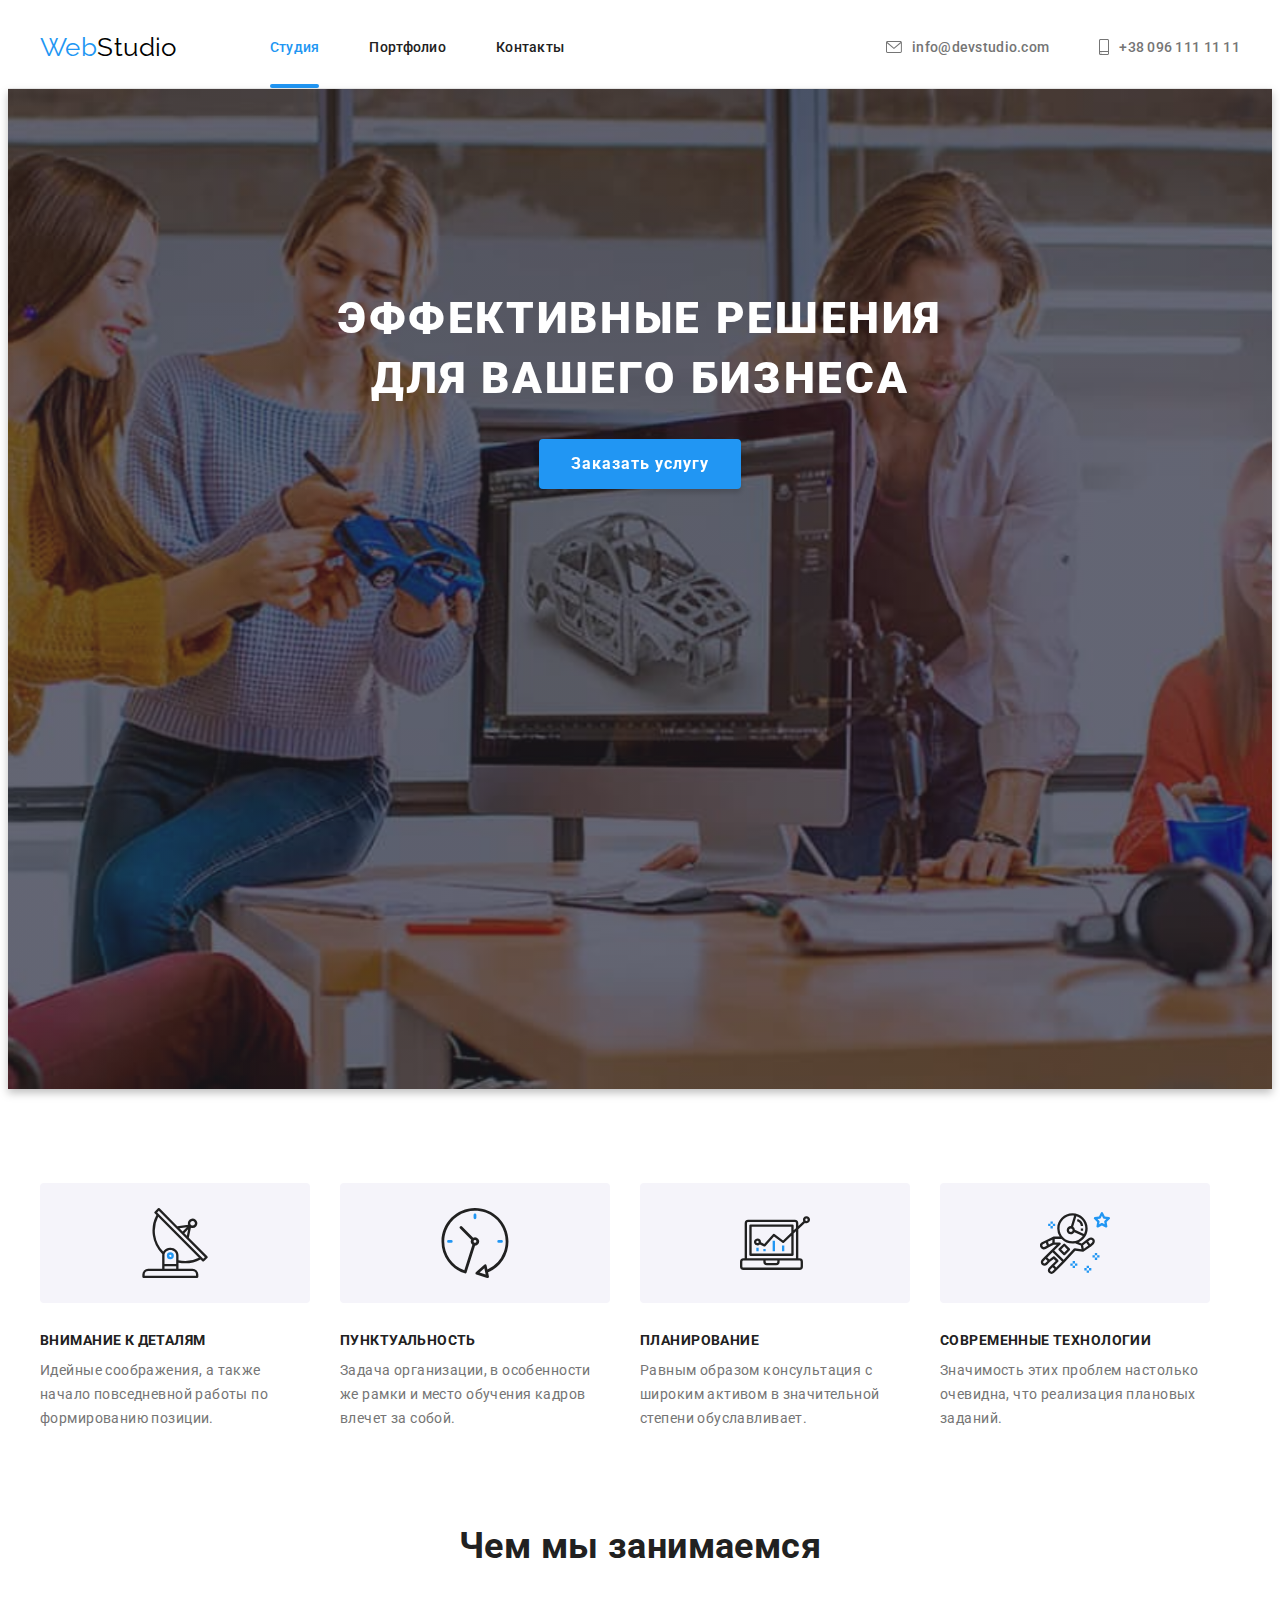
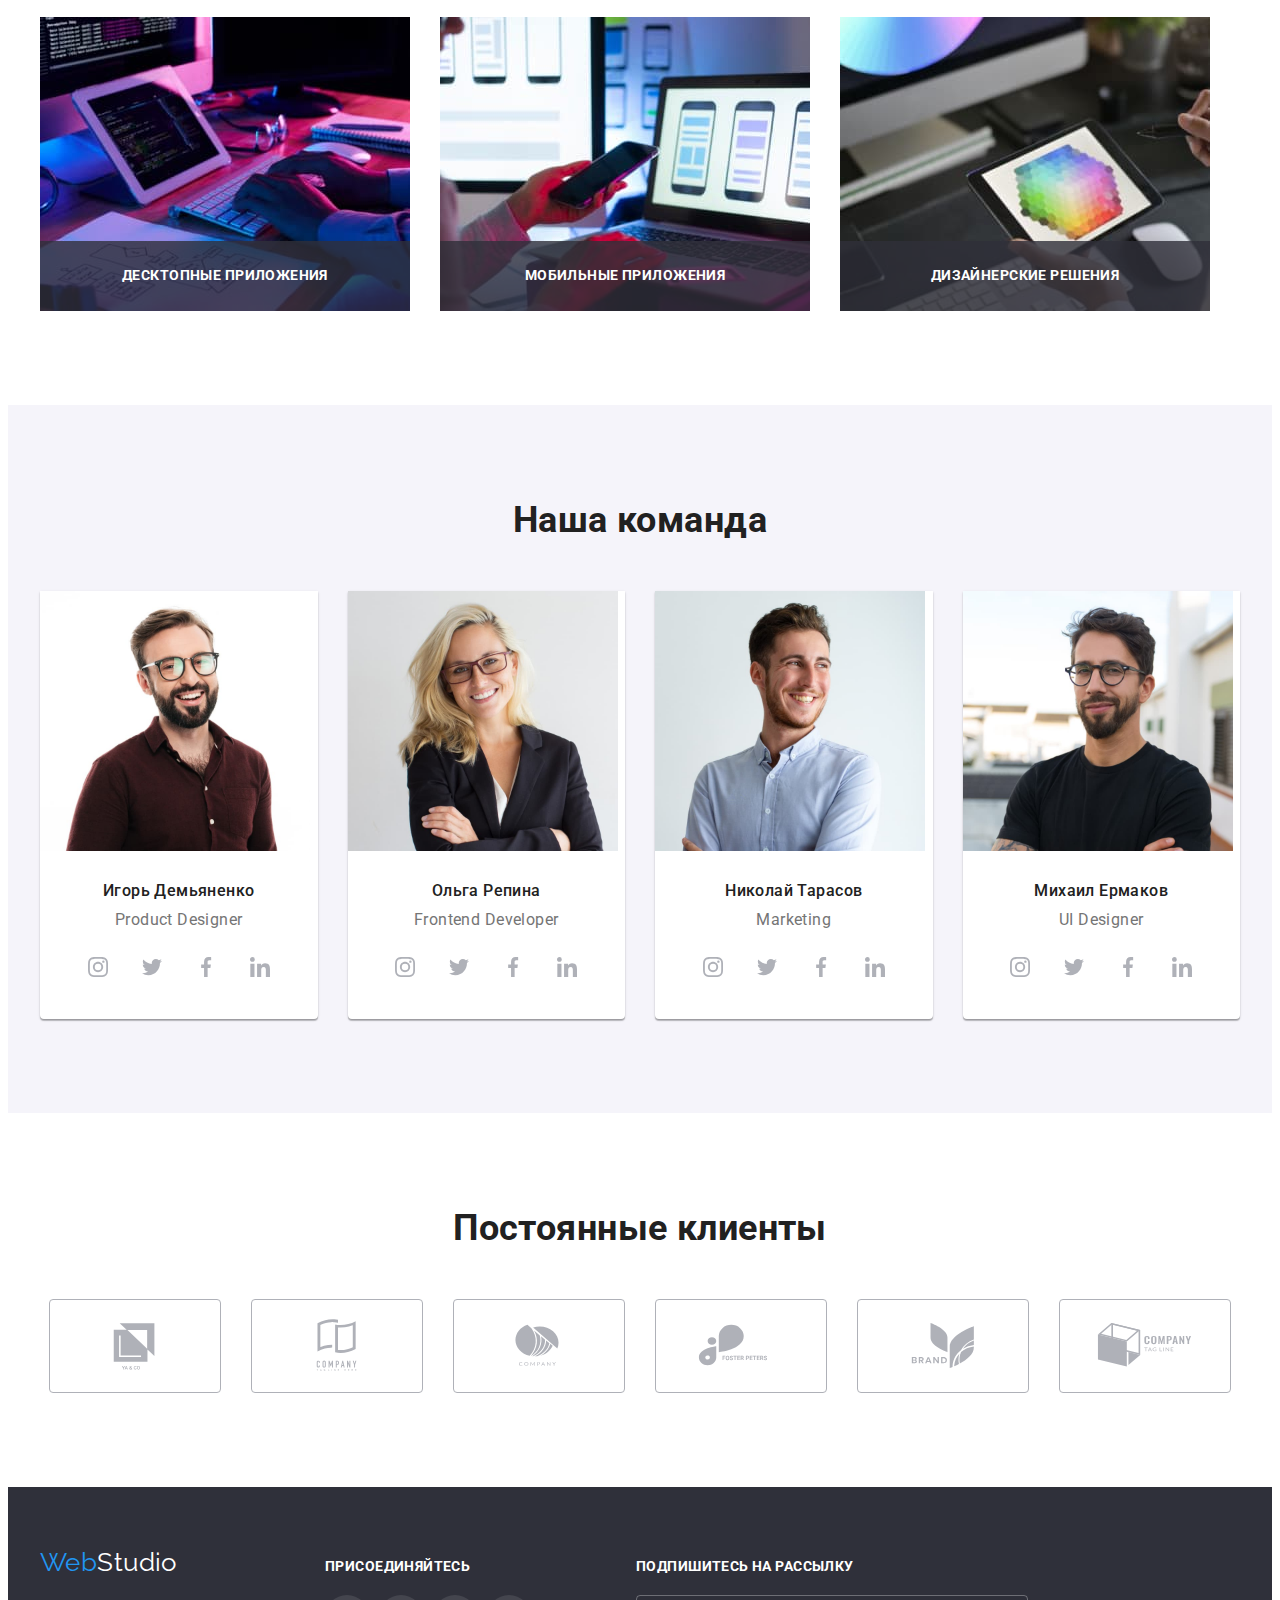
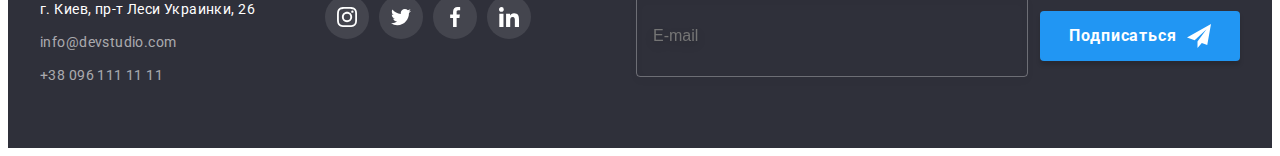
<file: index.html>
<!DOCTYPE html>
<html lang="ru">
  <head>
    <meta charset="UTF-8" />
    <meta http-equiv="X-UA-Compatible" content="IE=edge" />
    <meta name="viewport" content="width=device-width, initial-scale=1.0" />
    <title>WebStudio</title>
    <link rel="preconnect" href="https://fonts.googleapis.com" />
    <link rel="preconnect" href="https://fonts.gstatic.com" crossorigin />
    <link
      href="https://fonts.googleapis.com/css2?family=Raleway:wght@700&family=Roboto:wght@400;500;700;900&display=swap"
      rel="stylesheet"
    />
    <link
      rel="stylesheet"
      href="https://cdnjs.cloudflare.com/ajax/libs/modern-normalize/1.1.0/modern-normalize.min.css"
      integrity="sha512-wpPYUAdjBVSE4KJnH1VR1HeZfpl1ub8YT/NKx4PuQ5NmX2tKuGu6U/JRp5y+Y8XG2tV+wKQpNHVUX03MfMFn9Q=="
      crossorigin="anonymous"
      referrerpolicy="no-referrer"
    />
    <link rel="stylesheet" href="./css/styles.css" />
  </head>
  <body>
    <!-- Шапка -->
    <header class="header">
      <div class="container main">
        <nav class="main-nav">
          <a href="./index.html" class="header-logo"><span class="logo-part">Web</span>Studio</a>
          <ul class="header-nav list">
            <li class="item"><a href="./index.html" class="link current">Студия</a></li>
            <li class="item"><a href="./portfolio.html" class="link">Портфолио</a></li>
            <li class="item"><a href="" class="link">Контакты</a></li>
          </ul>
        </nav>
        <ul class="header-contacts list">
          <li class="item">
            <a href="mailto:info@devstudio.com" class="link">
              <svg class="header-icon" width="16" height="12">
                <use href="./images/icons.svg#icon-envelope"></use></svg
              >info@devstudio.com</a
            >
          </li>
          <li class="item">
            <a href="tel:+380961111111" class="link"
              ><svg class="header-icon" width="10" height="16">
                <use href="./images/icons.svg#icon-smartphone"></use></svg
              >+38 096 111 11 11</a
            >
          </li>
        </ul>
      </div>
    </header>
    <main>
      <!-- Герой -->
      <section class="hero">
        <div class="container">
          <h1 class="hero-title">Эффективные решения для вашего бизнеса</h1>
          <button type="button" class="button-primary" data-modal-open>Заказать услугу</button>
        </div>
      </section>
      <!-- Преимущества -->
      <section class="section">
        <div class="container">
          <h2 class="visually-hidden">Преимущества</h2>
          <ul class="feature-list list">
            <li class="item">
              <div class="features-icon-box">
                <svg class="features-icon" width="70" height="70">
                  <use href="./images/icons.svg#icon-antenna"></use>
                </svg>
              </div>
              <h3 class="title">Внимание к деталям</h3>
              <p>
                Идейные соображения, а также начало повседневной работы по формированию позиции.
              </p>
            </li>
            <li class="item">
              <div class="features-icon-box">
                <svg class="features-icon" width="70" height="70">
                  <use href="./images/icons.svg#icon-clock"></use>
                </svg>
              </div>
              <h3 class="title">Пунктуальность</h3>
              <p>
                Задача организации, в особенности же рамки и место обучения кадров влечет за собой.
              </p>
            </li>
            <li class="item">
              <div class="features-icon-box">
                <svg class="features-icon" width="70" height="70">
                  <use href="./images/icons.svg#icon-diagram"></use>
                </svg>
              </div>
              <h3 class="title">Планирование</h3>
              <p>
                Равным образом консультация с широким активом в значительной степени обуславливает.
              </p>
            </li>
            <li class="item">
              <div class="features-icon-box">
                <svg class="features-icon" width="70" height="70">
                  <use href="./images/icons.svg#icon-astronaut"></use>
                </svg>
              </div>
              <h3 class="title">Современные технологии</h3>
              <p>Значимость этих проблем настолько очевидна, что реализация плановых заданий.</p>
            </li>
          </ul>
        </div>
      </section>
      <!-- Чем мы занимаемся -->
      <section class="section work">
        <div class="container">
          <h2 class="section-title">Чем мы занимаемся</h2>
          <ul class="work-list list">
            <li class="item">
              <div class="work-desc">
                <img src="./images/img1.jpg" alt="вёрстка" width="370" />
                <p class="work-desc-text">Десктопные приложения</p>
              </div>
            </li>
            <li class="item">
              <div class="work-desc">
                <img src="./images/img2.jpg" alt="дизайн" width="370" />
                <p class="work-desc-text">Мобильные приложения</p>
              </div>
            </li>
            <li class="item">
              <div class="work-desc">
                <img src="./images/img3.jpg" alt="внешнее оформление" width="370" />
                <p class="work-desc-text">Дизайнерские решения</p>
              </div>
            </li>
          </ul>
        </div>
      </section>
      <!-- Наша команда -->
      <section class="section team">
        <div class="container">
          <h2 class="section-title">Наша команда</h2>
          <ul class="team-list list">
            <li class="item">
              <img src="./images/photo1.jpg" alt="Игорь Демьяненко" width="270" />
              <div class="employee">
                <h3 class="title">Игорь Демьяненко</h3>
                <p>Product Designer</p>
                <ul class="sn-list list">
                  <li>
                    <a href="#" class="sn-link"
                      ><svg class="team-icon" width="20" height="20">
                        <use href="./images/icons.svg#icon-instagram"></use></svg
                    ></a>
                  </li>
                  <li>
                    <a href="#" class="sn-link"
                      ><svg class="team-icon" width="20" height="20">
                        <use href="./images/icons.svg#icon-twitter"></use></svg
                    ></a>
                  </li>
                  <li>
                    <a href="#" class="sn-link"
                      ><svg class="team-icon" width="20" height="20">
                        <use href="./images/icons.svg#icon-facebook"></use></svg
                    ></a>
                  </li>
                  <li>
                    <a href="#" class="sn-link"
                      ><svg class="team-icon" width="20" height="20">
                        <use href="./images/icons.svg#icon-linkedin"></use></svg
                    ></a>
                  </li>
                </ul>
              </div>
            </li>
            <li class="item">
              <img src="./images/photo2.jpg" alt="Ольга Репина" width="270" />
              <div class="employee">
                <h3 class="title">Ольга Репина</h3>
                <p>Frontend Developer</p>
                <ul class="sn-list list">
                  <li>
                    <a href="#" class="sn-link"
                      ><svg class="team-icon" width="20" height="20">
                        <use href="./images/icons.svg#icon-instagram"></use></svg
                    ></a>
                  </li>
                  <li>
                    <a href="#" class="sn-link"
                      ><svg class="team-icon" width="20" height="20">
                        <use href="./images/icons.svg#icon-twitter"></use></svg
                    ></a>
                  </li>
                  <li>
                    <a href="#" class="sn-link"
                      ><svg class="team-icon" width="20" height="20">
                        <use href="./images/icons.svg#icon-facebook"></use></svg
                    ></a>
                  </li>
                  <li>
                    <a href="#" class="sn-link"
                      ><svg class="team-icon" width="20" height="20">
                        <use href="./images/icons.svg#icon-linkedin"></use></svg
                    ></a>
                  </li>
                </ul>
              </div>
            </li>
            <li class="item">
              <img src="./images/photo3.jpg" alt="Николай Тарасов" width="270" />
              <div class="employee">
                <h3 class="title">Николай Тарасов</h3>
                <p>Marketing</p>
                <ul class="sn-list list">
                  <li>
                    <a href="#" class="sn-link"
                      ><svg class="team-icon" width="20" height="20">
                        <use href="./images/icons.svg#icon-instagram"></use></svg
                    ></a>
                  </li>
                  <li>
                    <a href="#" class="sn-link"
                      ><svg class="team-icon" width="20" height="20">
                        <use href="./images/icons.svg#icon-twitter"></use></svg
                    ></a>
                  </li>
                  <li>
                    <a href="#" class="sn-link"
                      ><svg class="team-icon" width="20" height="20">
                        <use href="./images/icons.svg#icon-facebook"></use></svg
                    ></a>
                  </li>
                  <li>
                    <a href="#" class="sn-link"
                      ><svg class="team-icon" width="20" height="20">
                        <use href="./images/icons.svg#icon-linkedin"></use></svg
                    ></a>
                  </li>
                </ul>
              </div>
            </li>
            <li class="item">
              <img src="./images/photo4.jpg" alt="Михаил Ермаков" width="270" />
              <div class="employee">
                <h3 class="title">Михаил Ермаков</h3>
                <p>UI Designer</p>
                <ul class="sn-list list">
                  <li>
                    <a href="#" class="sn-link"
                      ><svg class="team-icon" width="20" height="20">
                        <use href="./images/icons.svg#icon-instagram"></use></svg
                    ></a>
                  </li>
                  <li>
                    <a href="#" class="sn-link"
                      ><svg class="team-icon" width="20" height="20">
                        <use href="./images/icons.svg#icon-twitter"></use></svg
                    ></a>
                  </li>
                  <li>
                    <a href="#" class="sn-link"
                      ><svg class="team-icon" width="20" height="20">
                        <use href="./images/icons.svg#icon-facebook"></use></svg
                    ></a>
                  </li>
                  <li>
                    <a href="#" class="sn-link"
                      ><svg class="team-icon" width="20" height="20">
                        <use href="./images/icons.svg#icon-linkedin"></use></svg
                    ></a>
                  </li>
                </ul>
              </div>
            </li>
          </ul>
        </div>
      </section>
      <section class="section">
        <div class="container">
          <h2 class="section-title">Постоянные клиенты</h2>
          <ul class="clients-list list">
            <li class="clients-list-item">
              <a href="#" class="clients-link"
                ><svg class="clients-icon" width="106" height="60">
                  <use href="./images/icons.svg#icon-client1"></use></svg
              ></a>
            </li>
            <li class="clients-list-item">
              <a href="#" class="clients-link"
                ><svg class="clients-icon" width="106" height="60">
                  <use href="./images/icons.svg#icon-client2"></use></svg
              ></a>
            </li>
            <li class="clients-list-item">
              <a href="#" class="clients-link"
                ><svg class="clients-icon" width="106" height="60">
                  <use href="./images/icons.svg#icon-client3"></use></svg
              ></a>
            </li>
            <li class="clients-list-item">
              <a href="#" class="clients-link"
                ><svg class="clients-icon" width="106" height="60">
                  <use href="./images/icons.svg#icon-client4"></use></svg
              ></a>
            </li>
            <li class="clients-list-item">
              <a href="#" class="clients-link"
                ><svg class="clients-icon" width="106" height="60">
                  <use href="./images/icons.svg#icon-client5"></use></svg
              ></a>
            </li>
            <li class="clients-list-item">
              <a href="#" class="clients-link"
                ><svg class="clients-icon" width="106" height="60">
                  <use href="./images/icons.svg#icon-client6"></use></svg
              ></a>
            </li>
          </ul>
        </div>
      </section>
    </main>
    <!-- Подвал -->
    <footer class="footer">
      <div class="container footer-full">
        <div>
          <a href="./index.html" class="footer-logo"><span class="logo-part">Web</span>Studio</a>
          <address class="address">
            <ul class="list">
              <li class="item">
                <a
                  href="https://goo.gl/maps/SSPjzbEgwxRzzAgQ6"
                  target="_blank"
                  rel="noopener noreferrer nofollow"
                  class="address-map"
                  >г. Киев, пр-т Леси Украинки, 26</a
                >
              </li>
              <li class="item">
                <a href="mailto:info@devstudio.com" class="footer-contacts">info@devstudio.com</a>
              </li>
              <li class="item">
                <a href="tel:+380961111111" class="footer-contacts">+38 096 111 11 11</a>
              </li>
            </ul>
          </address>
        </div>

        <div class="join">
          <b class="join-title">Присоединяйтесь</b>
          <ul class="join-list list">
            <li>
              <a href="#" class="join-link"
                ><svg class="join-icon" width="20" height="20">
                  <use href="./images/icons.svg#icon-instagram"></use></svg
              ></a>
            </li>
            <li>
              <a href="#" class="join-link"
                ><svg class="join-icon" width="20" height="20">
                  <use href="./images/icons.svg#icon-twitter"></use></svg
              ></a>
            </li>
            <li>
              <a href="#" class="join-link"
                ><svg class="join-icon" width="20" height="20">
                  <use href="./images/icons.svg#icon-facebook"></use></svg
              ></a>
            </li>
            <li>
              <a href="#" class="join-link"
                ><svg class="join-icon" width="20" height="20">
                  <use href="./images/icons.svg#icon-linkedin"></use></svg
              ></a>
            </li>
          </ul>
        </div>
        
          <div class="subscribe-box">
            <b class="subscribe-title">Подпишитесь на рассылку</b>
            <form class="subscribe-form">
            <input type="email" class="subscribe-input" name="email" placeholder="E-mail" required />
            <button type="submit" class="submit-button button">
              <span>Подписаться</span>
              <svg class="subscribe-icon" width="24" height="24">
                <use href="./images/icons.svg#icon-send"></use>
              </svg>
            </button>
            </form>
          </div>
        
      </div>
    </footer>
    <div class="backdrop is-hidden" data-modal>
      <div class="modal">
        <p class="modal-title">Оставьте свои данные, мы вам перезвоним</p>
        <form>
          <label class="form-label">
            <span class="input-title">Имя</span>
            <span class="input-with-icon">
              <input type="text" class="modal-input" name="user-name" required />
              <svg class="input-icon" width="18" height="18">
                <use href="./images/icons.svg#icon-person"></use>
              </svg>
            </span>
          </label>
          <label class="form-label">
            <span class="input-title">Телефон</span>
            <span class="input-with-icon">
              <input type="tel" class="modal-input" name="user-phone" required />
              <svg class="input-icon" width="18" height="18">
                <use href="./images/icons.svg#icon-phone"></use>
              </svg>
            </span>
          </label>
          <label class="form-label">
            <span class="input-title">Почта</span>
            <span class="input-with-icon">
              <input type="email" class="modal-input" name="user-email" required />
              <svg class="input-icon" width="18" height="18">
                <use href="./images/icons.svg#icon-email"></use>
              </svg>
            </span>
          </label>
          <label class="form-comment-label">
            <span class="input-title">Комментарий</span>
            <textarea name="user-comment" class="comment" placeholder="Введите текст"></textarea>
          </label>
          <label class="form-check-label">
            <span class="check-box">
              <input
                type="checkbox"
                class="visually-hidden input-check"
                name="policy"
                value="true"
                required
              />
              <span class="check-wrap">
                <svg width="16" height="15" class="vector-icon">
                  <use href="./images/icons.svg#icon-vector"></use>
                </svg>
                <svg width="16" height="15" class="check-icon">
                  <use href="./images/icons.svg#icon-check"></use>
                </svg>
              </span>
              <span class="policy-text"
                >Соглашаюсь с рассылкой и принимаю
                <a href="#" class="policy-link">Условия договора</a>
              </span>
            </span>
          </label>
          <button type="submit" class="submit-button button modal-btn">Отправить</button>
        </form>
        <button type="button" class="modal-close" data-modal-close>
          <svg width="18" height="18">
            <use href="./images/icons.svg#icon-close"></use>
          </svg>
        </button>
      </div>
    </div>
    <script src="./js/modal.js"></script>
  </body>
</html>
</file>
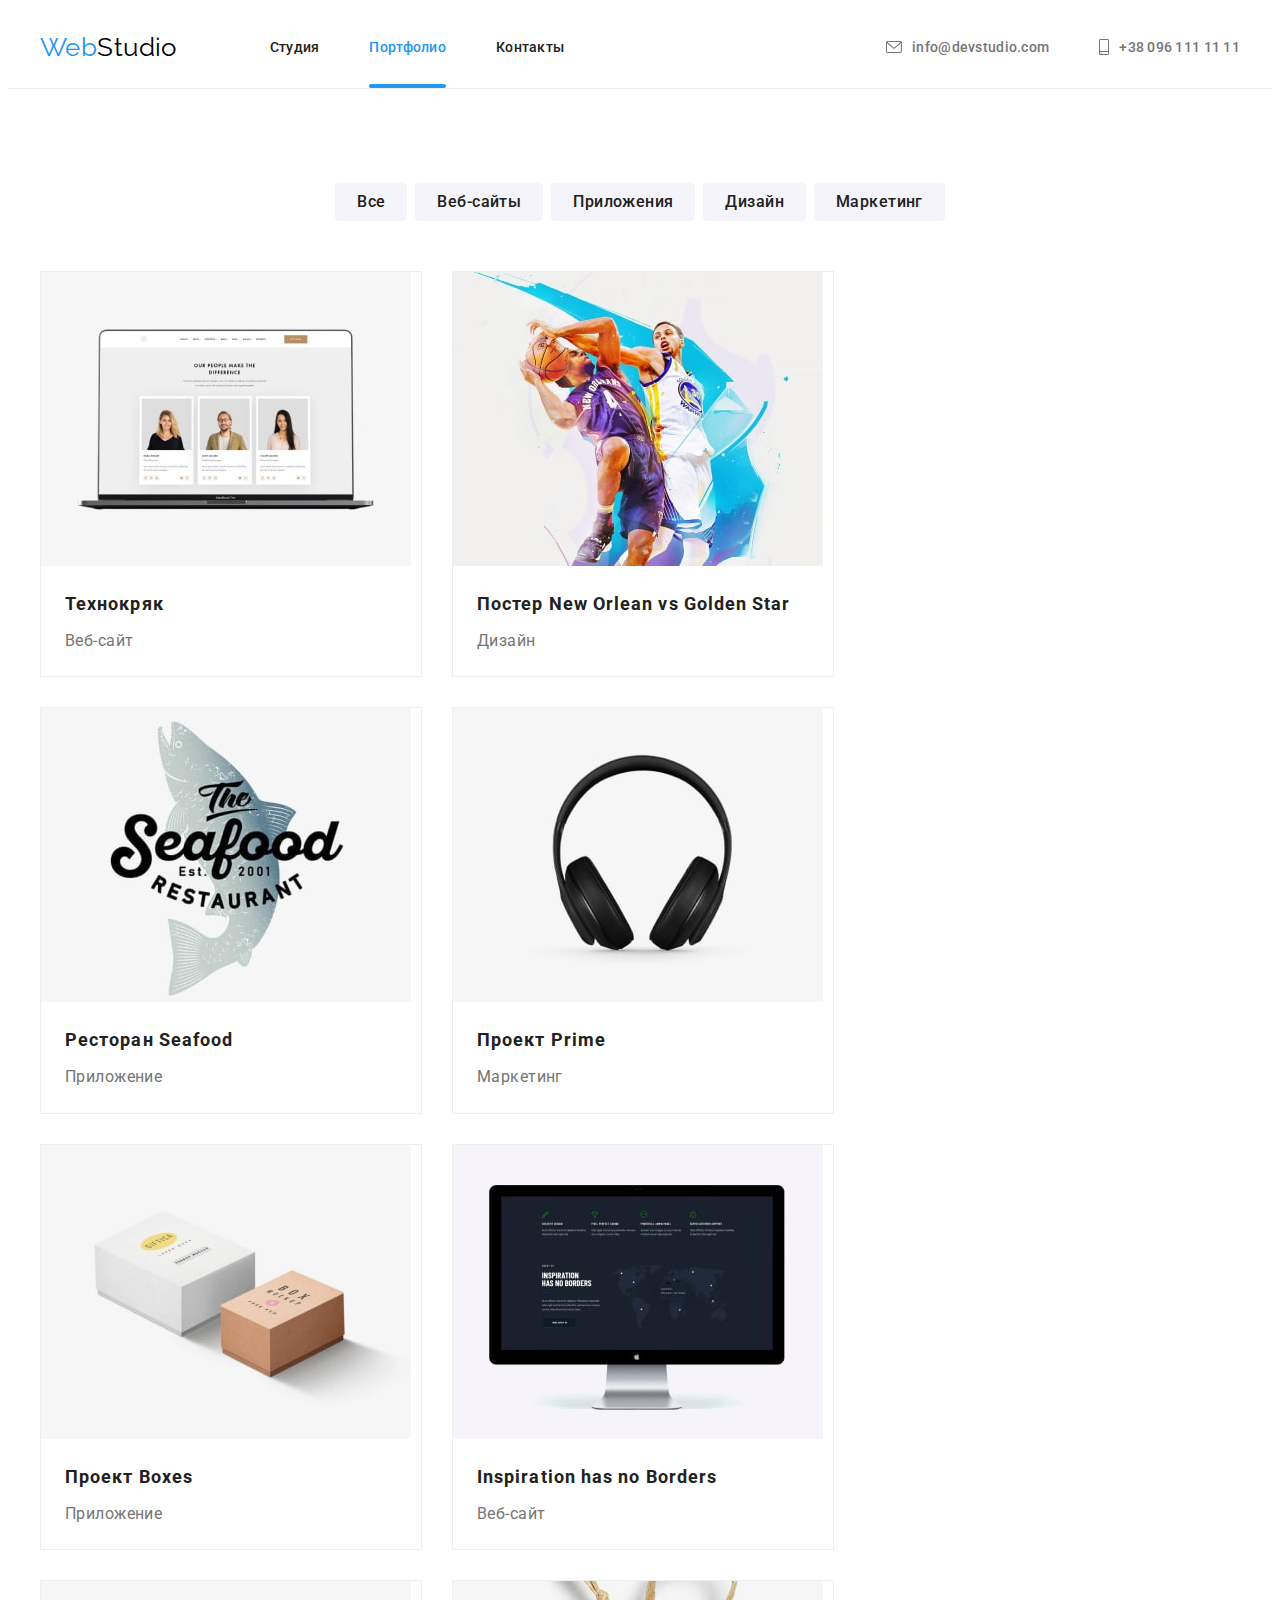
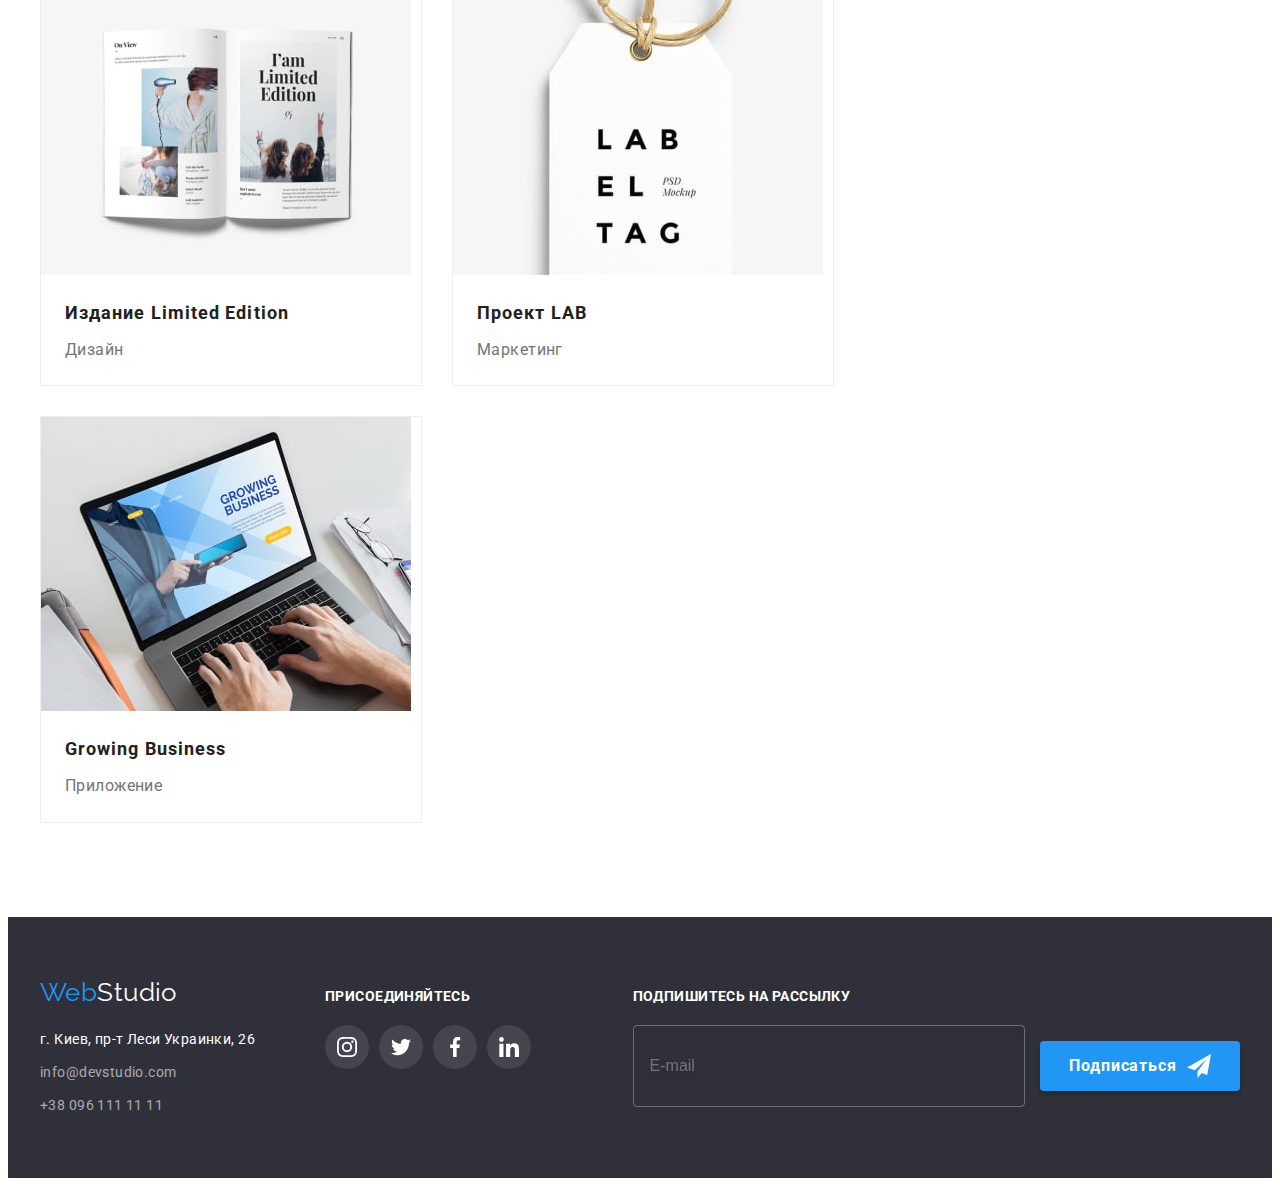
<file: portfolio.html>
<!DOCTYPE html>
<html lang="ru">
  <head>
    <meta charset="UTF-8" />
    <meta http-equiv="X-UA-Compatible" content="IE=edge" />
    <meta name="viewport" content="width=device-width, initial-scale=1.0" />
    <title>WebStudio</title>
    <link rel="preconnect" href="https://fonts.googleapis.com" />
    <link rel="preconnect" href="https://fonts.gstatic.com" crossorigin />
    <link
      href="https://fonts.googleapis.com/css2?family=Raleway:wght@700&family=Roboto:wght@400;500;700;900&display=swap"
      rel="stylesheet"
    />
    <link
      rel="stylesheet"
      href="https://cdnjs.cloudflare.com/ajax/libs/modern-normalize/1.1.0/modern-normalize.min.css"
      integrity="sha512-wpPYUAdjBVSE4KJnH1VR1HeZfpl1ub8YT/NKx4PuQ5NmX2tKuGu6U/JRp5y+Y8XG2tV+wKQpNHVUX03MfMFn9Q=="
      crossorigin="anonymous"
      referrerpolicy="no-referrer"
    />
    <link rel="stylesheet" href="./css/styles.css" />
  </head>
  <body>
    <!-- Шапка -->
    <header class="header">
      <div class="container main">
        <nav class="main-nav">
          <a href="./index.html" class="header-logo"><span class="logo-part">Web</span>Studio</a>
          <ul class="header-nav list">
            <li class="item"><a href="./index.html" class="link">Студия</a></li>
            <li class="item"><a href="./portfolio.html" class="link current">Портфолио</a></li>
            <li class="item"><a href="" class="link">Контакты</a></li>
          </ul>
        </nav>
        <ul class="header-contacts list">
          <li class="item">
            <a href="mailto:info@devstudio.com" class="link">
              <svg class="header-icon" width="16" height="12">
                <use href="./images/icons.svg#icon-envelope"></use></svg
              >info@devstudio.com</a
            >
          </li>
          <li class="item">
            <a href="tel:+380961111111" class="link"
              ><svg class="header-icon" width="10" height="16">
                <use href="./images/icons.svg#icon-smartphone"></use></svg
              >+38 096 111 11 11</a
            >
          </li>
        </ul>
      </div>
    </header>
    <main>
      <!-- Примеры работ -->
      <section class="portfolio section">
        <div class="container">
          <h1 class="visually-hidden">Наши проекты</h1>
          <ul class="buttons-list list">
            <li class="item"><button type="button" class="button-secondary">Все</button></li>
            <li class="item"><button type="button" class="button-secondary">Веб-сайты</button></li>
            <li class="item"><button type="button" class="button-secondary">Приложения</button></li>
            <li class="item"><button type="button" class="button-secondary">Дизайн</button></li>
            <li class="item"><button type="button" class="button-secondary">Маркетинг</button></li>
          </ul>
          <ul class="portfolio-list list">
            <li class="exapmles">
              <a href="#" class="examples-link">
                <div class="example-description">
                  <img src="./images/example1.jpg" alt="Технокряк" width="370" />
                  <p class="overlay">
                    Ресурс предлагает комплексные предложения с разным уровнем функционала и
                    сервисов. Все это позволит посетителю получить исчерпывающие сведения<br />
                    о компании или частном лице.
                  </p>
                </div>
                <div class="work-example">
                  <h2 class="portfolio-title">Технокряк</h2>
                  <p class="portfolio-text">Веб-сайт</p>
                </div>
              </a>
            </li>
            <li class="exapmles">
              <a href="#" class="examples-link">
                <div class="example-description">
                  <img
                    src="./images/example2.jpg"
                    alt="Постер New Orlean vs Golden Star"
                    width="370"
                  />
                  <p class="overlay">
                    Ресурс предлагает комплексные предложения с разным уровнем функционала и
                    сервисов. Все это позволит посетителю получить исчерпывающие сведения<br />
                    о компании или частном лице.
                  </p>
                </div>
                <div class="work-example">
                  <h2 class="portfolio-title">Постер New Orlean vs Golden Star</h2>
                  <p class="portfolio-text">Дизайн</p>
                </div>
              </a>
            </li>
            <li class="exapmles">
              <a href="#" class="examples-link">
                <div class="example-description">
                  <img src="./images/example3.jpg" alt="Ресторан Seafood" width="370" />
                  <p class="overlay">
                    Ресурс предлагает комплексные предложения с разным уровнем функционала и
                    сервисов. Все это позволит посетителю получить исчерпывающие сведения<br />
                    о компании или частном лице.
                  </p>
                </div>
                <div class="work-example">
                  <h2 class="portfolio-title">Ресторан Seafood</h2>
                  <p class="portfolio-text">Приложение</p>
                </div>
              </a>
            </li>
            <li class="exapmles">
              <a href="#" class="examples-link">
                <div class="example-description">
                  <img src="./images/example4.jpg" alt="Проект Prime" width="370" />
                  <p class="overlay">
                    Ресурс предлагает комплексные предложения с разным уровнем функционала и
                    сервисов. Все это позволит посетителю получить исчерпывающие сведения<br />
                    о компании или частном лице.
                  </p>
                </div>
                <div class="work-example">
                  <h2 class="portfolio-title">Проект Prime</h2>
                  <p class="portfolio-text">Маркетинг</p>
                </div>
              </a>
            </li>
            <li class="exapmles">
              <a href="#" class="examples-link">
                <div class="example-description">
                  <img src="./images/example5.jpg" alt="Проект Boxes" width="370" />
                  <p class="overlay">
                    Ресурс предлагает комплексные предложения с разным уровнем функционала и
                    сервисов. Все это позволит посетителю получить исчерпывающие сведения<br />
                    о компании или частном лице.
                  </p>
                </div>
                <div class="work-example">
                  <h2 class="portfolio-title">Проект Boxes</h2>
                  <p class="portfolio-text">Приложение</p>
                </div>
              </a>
            </li>
            <li class="exapmles">
              <a href="#" class="examples-link">
                <div class="example-description">
                  <img src="./images/example6.jpg" alt="Inspiration has no Borders" width="370" />
                  <p class="overlay">
                    Ресурс предлагает комплексные предложения с разным уровнем функционала и
                    сервисов. Все это позволит посетителю получить исчерпывающие сведения<br />
                    о компании или частном лице.
                  </p>
                </div>
                <div class="work-example">
                  <h2 class="portfolio-title">Inspiration has no Borders</h2>
                  <p class="portfolio-text">Веб-сайт</p>
                </div>
              </a>
            </li>
            <li class="exapmles">
              <a href="#" class="examples-link">
                <div class="example-description">
                  <img src="./images/example7.jpg" alt="Издание Limited Edition" width="370" />
                  <p class="overlay">
                    Ресурс предлагает комплексные предложения с разным уровнем функционала и
                    сервисов. Все это позволит посетителю получить исчерпывающие сведения<br />
                    о компании или частном лице.
                  </p>
                </div>
                <div class="work-example">
                  <h2 class="portfolio-title">Издание Limited Edition</h2>
                  <p class="portfolio-text">Дизайн</p>
                </div>
              </a>
            </li>
            <li class="exapmles">
              <a href="#" class="examples-link">
                <div class="example-description">
                  <img src="./images/example8.jpg" alt="Проект LAB" width="370" />
                  <p class="overlay">
                    Ресурс предлагает комплексные предложения с разным уровнем функционала и
                    сервисов. Все это позволит посетителю получить исчерпывающие сведения<br />
                    о компании или частном лице.
                  </p>
                </div>
                <div class="work-example">
                  <h2 class="portfolio-title">Проект LAB</h2>
                  <p class="portfolio-text">Маркетинг</p>
                </div>
              </a>
            </li>
            <li class="exapmles">
              <a href="#" class="examples-link">
                <div class="example-description">
                  <img src="./images/example9.jpg" alt="Growing Business" width="370" />
                  <p class="overlay">
                    Ресурс предлагает комплексные предложения с разным уровнем функционала и
                    сервисов. Все это позволит посетителю получить исчерпывающие сведения<br />
                    о компании или частном лице.
                  </p>
                </div>
                <div class="work-example">
                  <h2 class="portfolio-title">Growing Business</h2>
                  <p class="portfolio-text">Приложение</p>
                </div>
              </a>
            </li>
          </ul>
        </div>
      </section>
    </main>
    <!-- Подвал -->
    <footer class="footer">
      <div class="container footer-full">
        <div>
          <a href="./index.html" class="footer-logo"><span class="logo-part">Web</span>Studio</a>
          <address class="address">
            <ul class="list">
              <li class="item">
                <a
                  href="https://goo.gl/maps/SSPjzbEgwxRzzAgQ6"
                  target="_blank"
                  rel="noopener noreferrer nofollow"
                  class="address-map"
                  >г. Киев, пр-т Леси Украинки, 26</a
                >
              </li>
              <li class="item">
                <a href="mailto:info@devstudio.com" class="footer-contacts">info@devstudio.com</a>
              </li>
              <li class="item">
                <a href="tel:+380961111111" class="footer-contacts">+38 096 111 11 11</a>
              </li>
            </ul>
          </address>
        </div>

        <div class="join">
          <b class="join-title">Присоединяйтесь</b>
          <ul class="join-list list">
            <li>
              <a href="#" class="join-link"
                ><svg class="join-icon" width="20" height="20">
                  <use href="./images/icons.svg#icon-instagram"></use></svg
              ></a>
            </li>
            <li>
              <a href="#" class="join-link"
                ><svg class="join-icon" width="20" height="20">
                  <use href="./images/icons.svg#icon-twitter"></use></svg
              ></a>
            </li>
            <li>
              <a href="#" class="join-link"
                ><svg class="join-icon" width="20" height="20">
                  <use href="./images/icons.svg#icon-facebook"></use></svg
              ></a>
            </li>
            <li>
              <a href="#" class="join-link"
                ><svg class="join-icon" width="20" height="20">
                  <use href="./images/icons.svg#icon-linkedin"></use></svg
              ></a>
            </li>
          </ul>
        </div>
        <div class="subscribe-box">
            <b class="subscribe-title">Подпишитесь на рассылку</b>
            <form class="subscribe-form"></form>
            <input type="email" class="subscribe-input" name="email" placeholder="E-mail" required />
            <button type="submit" class="submit-button button">
              <span>Подписаться</span>
              <svg class="subscribe-icon" width="24" height="24">
                <use href="./images/icons.svg#icon-send"></use>
              </svg>
            </button>
            </form>
          </div>
      </div>
    </footer>
  </body>
</html>
</file>
<file: css/styles.css>
/* 
цвет заголовков #212121
цвет текста #757575 
цвет акцента #2196F3
футер бекграунд #2F303A
футер контакты rgba(255, 255, 255, 0.6)
команда бекграунд #F5F4FA


/* #EEEEEE
#000000
#F5F4FA
rgba(255, 255, 255, 0.6)
#2F303A
#ECECEC */

:root {
  --primary-text-color: #757575;
  --title-text-color: #212121;
  --accent-color: #2196f3;
  --primary-white-color: #ffffff;
  --primary-black-color: #000000;
  --secondary-bg-color: #f5f4fa;
  --footer-bg-color: #2f303a;
  --main-btn-hover-color: #188ce8;
  --footer-contacts-color: rgba(255, 255, 255, 0.6);
  --examples-border-color: #eeeeee;
  --header-border-color: #ececec;
  --main-font-family: 'Roboto', sans-serif;
  --secindary-font-family: 'Raleway', sans-serif;
  --icon-color: #afb1b8;
  --duration: cubic-bezier(0.4, 0, 0.2, 1);
  --timing-function: 250ms;
}

p,
h1,
h2,
h3,
h4,
h5,
h6 {
  margin: 0;
}

ul {
  margin: 0;
  padding-left: 0;
}

img {
  display: block;
  max-width: 100%;
  height: auto;
}

body {
  background-color: var(--primary-white-color);
  color: var(--primary-text-color);

  font-family: var(--main-font-family);
  font-size: 14px;
  letter-spacing: 0.03em;
}

.list {
  list-style: none;
}

.link {
  text-decoration: none;
}

.container {
  width: 1200px;
  padding-left: 15px;
  padding-right: 15px;
  margin: 0 auto;

  /* outline: 2px solid yellow; */
}
/* .link {
  display: inline-block;
  padding: 16px 32px;

  border-radius: 3px;
  background-color: teal;
  color: white;

  font-family: sans-serif;
  font-size: 14px;
  text-decoration: none;
  text-transform: uppercase;
  font-weight: 700;
} */

/* Header */

.header {
  padding-top: 24px;
  padding-bottom: 25px;
  border-bottom: 1px solid var(--header-border-color);
}

.main {
  display: flex;
  align-items: center;
}

.main-nav {
  display: flex;
}

/* Logo */

.header-logo {
  margin-right: 93px;

  color: var(--primary-black-color);
  text-decoration: none;
  font-family: var(--secindary-font-family);
  font-size: 26px;
  line-height: 1.19;
}

.logo-part {
  color: var(--accent-color);
}

/* Navigation */

.header-nav {
  display: flex;
  align-items: center;
}

/* .header-nav .item {
  outline: 1px solid red;
} */

.header-nav .item + .item {
  margin-left: 50px;
}

.header-nav .link {
  padding-top: 32px;
  padding-bottom: 32px;
  /* padding-left: 2px;
  padding-right: 2px; */

  color: var(--title-text-color);
  font-weight: 500;
  font-size: 14px;
  line-height: 1.14;
  letter-spacing: 0.02em;

  transition: color var(--duration) var(--timing-function);
}

.header-nav .link:hover,
.header-nav .link:focus {
  color: var(--accent-color);
}

.header-nav .link.current {
  position: relative;
  color: var(--accent-color);
}

.header-nav .link.current::after {
  position: absolute;
  bottom: -1.5px;
  left: 0;
  content: '';

  width: 100%;
  height: 4px;

  background-color: var(--accent-color);
  border-radius: 2px;
}

/*  Header contacts */

.header-contacts {
  display: flex;
  align-items: center;
  margin-left: auto;
}

.header-contacts .item + .item {
  margin-left: 50px;
}

.header-contacts .link {
  display: flex;
  align-items: center;
  justify-content: center;

  gap: 10px;

  color: var(--primary-text-color);
  font-weight: 500;
  font-size: 14px;
  line-height: 1.14px;
  letter-spacing: 0.02em;

  transition: color var(--duration) var(--timing-function);
}

.header-contacts .link:hover,
.header-contacts .link:focus {
  color: var(--accent-color);
}

.header-icon {
  fill: var(--primary-text-color);
  transition: fill var(--duration) var(--timing-function);
}

.header-contacts .link:hover .header-icon {
  fill: var(--accent-color);
}

/* Hero */

.hero {
  text-align: center;
  padding-top: 200px;
  padding-bottom: 200px;
  background-color: #c4c4c4;
  background-image: linear-gradient(to right, rgba(47, 48, 58, 0.4), rgba(47, 48, 58, 0.4)),
    url(../images/hero-bg-img.jpg);
  height: 600px;
  max-width: 1600px;
  margin: 0 auto;
  filter: drop-shadow(0px 4px 4px rgba(0, 0, 0, 0.25));
  background-repeat: no-repeat;
  background-size: cover;
  background-position: center;
}

.hero-title {
  color: var(--primary-white-color);
  font-weight: 900;
  font-size: 44px;
  line-height: 1.36;
  letter-spacing: 0.06em;
  text-transform: uppercase;
  max-width: 696px;
  margin: 0 auto 30px;
}

/* Buttons */

button {
  font-size: 16px;
  font-family: inherit;
  border: none;
  border-radius: 4px;

  cursor: pointer;
}

.button-primary {
  font-weight: 700;
  line-height: 1.9;
  letter-spacing: 0.06em;
  background-color: var(--accent-color);
  color: var(--primary-white-color);
  padding: 10px 32px;
  box-shadow: 0px 4px 4px rgba(0, 0, 0, 0.15);

  transition: background-color var(--duration) var(--timing-function);
}

.button-primary:hover,
.button-primary:focus {
  background-color: var(--main-btn-hover-color);
}

.button-secondary {
  font-weight: 500;
  line-height: 1.62;
  letter-spacing: inherit;
  background-color: var(--secondary-bg-color);
  color: var(--title-text-color);
  padding: 6px 22px;

  transition: box-shadow var(--duration) var(--timing-function),
    background-color var(--duration) var(--timing-function),
    color var(--duration) var(--timing-function);
}

.button-secondary:hover,
.button-secondary:focus {
  background-color: var(--accent-color);
  color: var(--primary-white-color);
  box-shadow: 0px 3px 1px rgba(0, 0, 0, 0.1), 0px 1px 2px rgba(0, 0, 0, 0.08),
    0px 2px 2px rgba(0, 0, 0, 0.12);
}

/* Features */

.section {
  padding-top: 94px;
  padding-bottom: 94px;
}

.visually-hidden {
  position: absolute;
  white-space: nowrap;
  width: 1px;
  height: 1px;
  overflow: hidden;
  border: 0;
  padding: 0;
  clip: rect(0 0 0 0);
  clip-path: inset(50%);
  margin: -1px;
}

.feature-list {
  display: flex;
}

.feature-list .item {
  max-width: 270px;
}

.features-icon-box {
  display: flex;
  justify-content: center;
  align-items: center;

  width: 270px;
  height: 120px;
  margin-bottom: 30px;

  background-color: var(--secondary-bg-color);
  border-radius: 4px;
}

.feature-list .item + .item {
  margin-left: 30px;
}

.section-title {
  color: var(--title-text-color);
  font-size: 36px;
  line-height: 1.17;
  text-align: center;
  margin-bottom: 50px;
}

.feature-list .title {
  color: var(--title-text-color);
  font-size: 14px;
  line-height: 1.14;
  text-transform: uppercase;
  margin-bottom: 10px;
}

.feature-list p {
  line-height: 1.71;
}

/* Work */

.section.work {
  padding-top: 0;
}

.work-list {
  display: flex;
  column-gap: 30px;
}

.work-desc {
  position: relative;
}

.work-desc-text {
  position: absolute;
  bottom: 0;

  display: flex;
  width: 100%;
  height: 70px;
  align-items: center;
  justify-content: center;

  background-color: rgba(47, 48, 58, 0.8);
  font-weight: 700;
  line-height: 1.14;
  text-transform: uppercase;
  color: var(--primary-white-color);
}

/* .work-list .item + .item {
  margin-left: 30px;
} */

/* Team */

.section.team {
  background-color: var(--secondary-bg-color);
}

.team-list {
  display: flex;
  column-gap: 30px;
}

/* .team-list .item + .item {
  margin-left: 30px;
} */

.section.team li.item {
  width: calc((100% - 90px) / 4);
  background-color: var(--primary-white-color);
  font-size: 16px;
  line-height: 1.19;
  text-align: center;
  box-shadow: 0px 1px 3px rgba(0, 0, 0, 0.12), 0px 1px 1px rgba(0, 0, 0, 0.14),
    0px 2px 1px rgba(0, 0, 0, 0.2);
  border-radius: 0px 0px 4px 4px;
}

.team-list .title {
  color: var(--title-text-color);
  font-weight: 500;
  font-size: 16px;
  line-height: 1.19;
  margin-bottom: 10px;
}

.employee {
  padding-top: 30px;
  padding-bottom: 30px;
}

.sn-list {
  display: flex;
  column-gap: 10px;
  margin-top: 16px;
  justify-content: center;
}

.sn-link {
  display: flex;
  align-items: center;
  justify-content: center;

  width: 44px;
  height: 44px;

  border-radius: 50%;
  background-color: var(--primary-white-color);
  color: var(--icon-color);

  transition: color var(--duration) var(--timing-function),
    background-color var(--duration) var(--timing-function);
}

.sn-link:hover,
.sn-link:focus {
  background-color: var(--accent-color);
  color: var(--primary-white-color);
}

.team-icon {
  fill: currentColor;
}

/* Clients */

.clients-list {
  display: flex;
  gap: 30px;
  justify-content: center;
}

.clients-link {
  display: flex;
  width: 170px;
  height: 92px;
  border: 1px solid var(--icon-color);
  border-radius: 4px;
  align-items: center;
  justify-content: center;
  color: var(--icon-color);

  transition: color var(--duration) var(--timing-function),
    border-color var(--duration) var(--timing-function);
}

.clients-icon {
  fill: currentColor;
}

.clients-link:hover,
.clients-link:focus {
  border-color: var(--accent-color);
  color: var(--accent-color);
}

/* Footer */

.footer {
  background-color: var(--footer-bg-color);
  padding-top: 60px;
  padding-bottom: 60px;
}

.footer-full {
  display: flex;
  align-items: baseline;
}

.footer-logo {
  display: inline-block;
  color: var(--primary-white-color);
  text-decoration: none;

  font-family: var(--secindary-font-family);
  font-size: 26px;
  line-height: 1.19;
  margin-bottom: 20px;
}

.address a {
  display: inline-block;
  text-decoration: none;
  font-style: normal;
  font-weight: 400;
  font-size: 14px;
  line-height: 1.71;
}

.address .item + .item {
  margin-top: 9px;
}

.address-map {
  color: var(--primary-white-color);
  transition: color var(--duration) var(--timing-function);
}

.footer-contacts {
  color: var(--footer-contacts-color);
  transition: color var(--duration) var(--timing-function);
}

.address-map:hover,
.address-map:focus,
.footer-contacts:hover,
.footer-contacts:focus {
  color: var(--accent-color);
}

/* Join */

.join {
  margin-left: 70px;
}

.join-title,
.subscribe-title {
  display: block;
  line-height: 1.14;
  text-transform: uppercase;
  color: var(--primary-white-color);
  margin-bottom: 20px;
}

.join-list {
  display: flex;
  gap: 10px;
}

.join-link {
  display: flex;
  align-items: center;
  justify-content: center;

  width: 44px;
  height: 44px;

  border-radius: 50%;
  background-color: rgba(255, 255, 255, 0.1);

  transition: background-color var(--duration) var(--timing-function);
}

.join-link:hover,
.join-link:focus {
  background-color: var(--accent-color);
}

.join-icon {
  fill: var(--primary-white-color);
}

/* Subscribe */

.subscribe-box {
  margin-left: auto;
}

.subscribe-form {
  display: flex;
  align-items: center;
  align-content: flex-end;
}

.subscribe-input {
  width: 358px;
  height: 50px;
  background-color: transparent;
  border: 1px solid rgba(255, 255, 255, 0.3);
  border-radius: 4px;
  margin-right: 12px;

  padding: 15px 16px;
  font-size: 16px;
  line-height: 1.25;

  color: rgba(255, 255, 255, 0.6);
  filter: drop-shadow(0px 4px 4px rgba(0, 0, 0, 0.15));
  transition: border var(--duration) var(--timing-function);
}

.subscribe-input:focus {
  border: 1px solid var(--accent-color);
  outline: none;
}

.subscribe-icon {
  fill: var(--primary-white-color);
}

.submit-button {
  display: inline-flex;
  align-items: center;
  justify-content: center;

  width: 200px;
  height: 50px;
  line-height: 1.88;
  font-weight: 700;
  letter-spacing: 0.06em;
  background-color: var(--accent-color);
  color: var(--primary-white-color);
  box-shadow: 0px 4px 4px rgba(0, 0, 0, 0.15);
  gap: 10px;

  transition: background-color var(--duration) var(--timing-function);
}

.submit-button:hover,
.submit-button:focus {
  background-color: var(--main-btn-hover-color);
}

/* Portfolio */

.portfolio a {
  text-decoration: none;
}

.buttons-list {
  display: flex;
  margin-bottom: 50px;
  justify-content: center;
}

.buttons-list .item + .item {
  margin-left: 8px;
}

.portfolio-list {
  display: flex;
  flex-wrap: wrap;
  gap: 30px;
}

.exapmles {
  width: calc((100% - 60px) / 3);
  border: 1px solid var(--examples-border-color);
}

.examples-link {
  display: block;
  transition: box-shadow var(--duration) var(--timing-function);
}

.example-description {
  position: relative;
  overflow: hidden;
}

.overlay {
  position: absolute;
  top: 0;
  left: 0;

  display: flex;
  align-items: center;
  width: 100%;
  height: 100%;
  padding: 0 24px;

  background-color: rgba(33, 150, 243, 0.9);
  color: var(--primary-white-color);
  font-size: 18px;
  line-height: 1.56;

  transform: translateY(100%);
  transition: transform var(--duration) var(--timing-function);
}

.examples-link:hover .overlay,
.examples-link:focus .overlay {
  transform: translateY(0);
}

.examples-link:hover,
.examples-link:focus {
  box-shadow: 0px 1px 1px rgba(0, 0, 0, 0.12), 0px 4px 4px rgba(0, 0, 0, 0.06),
    1px 4px 6px rgba(0, 0, 0, 0.16);
}

.work-example {
  padding: 20px 24px;
}

.portfolio-title {
  color: var(--title-text-color);
  font-size: 18px;
  line-height: 2;
  letter-spacing: 0.06em;
  margin-bottom: 4px;
}

.portfolio-text {
  color: var(--primary-text-color);
  font-size: 16px;
  line-height: 1.9;
}

/* Modal window */

.backdrop {
  position: fixed;
  width: 100%;
  height: 100%;
  top: 0;
  background-color: rgba(0, 0, 0, 0.2);

  transition: opacity var(--duration) var(--timing-function),
    visibility var(--duration) var(--timing-function), scale var(--duration) var(--timing-function);
}

.modal {
  position: absolute;
  width: 528px;
  min-height: 581px;
  top: 50%;
  left: 50%;
  padding: 40px;

  transform: translate(-50%, -50%) scale(1) rotate(0);
  transition: transform var(--duration) var(--timing-function);

  background-color: var(--primary-white-color);
  box-shadow: 0px 1px 3px rgba(0, 0, 0, 0.12), 0px 1px 1px rgba(0, 0, 0, 0.14),
    0px 2px 1px rgba(0, 0, 0, 0.2);
  border-radius: 4px;
}

.modal-title {
  text-align: center;
  font-weight: 700;
  font-size: 20px;
  line-height: 1.15;
  letter-spacing: inherit;
  color: var(--title-text-color);
  margin-bottom: 12px;
}

.form-label {
  display: block;
  margin-bottom: 10px;
}

.input-title {
  display: block;
  font-size: 12px;
  line-height: 1.17;
  letter-spacing: 0.01em;
  color: var(--primary-text-color);
  margin-bottom: 4px;
}

.input-with-icon {
  position: relative;
}

.modal-input {
  padding-top: 12px;
  padding-bottom: 12px;
  padding-left: 42px;
  width: 100%;
  height: 40px;
  border: 1px solid rgba(33, 33, 33, 0.2);
  border-radius: 4px;
  transition: border var(--duration) var(--timing-function);
}

.input-icon {
  position: absolute;
  top: 50%;
  left: 12px;
  transform: translateY(-50%);
  transition: fill var(--duration) var(--timing-function);
}

.modal-input:focus,
.comment:focus {
  border: 1px solid var(--accent-color);
  outline: none;
}

.modal-input:focus + .input-icon {
  fill: var(--accent-color);
}

.form-comment-label {
  display: block;
  margin-bottom: 20px;
}

.comment {
  resize: none;
  width: 100%;
  height: 120px;
  padding: 12px 16px;
  border: 1px solid rgba(33, 33, 33, 0.2);
  border-radius: 4px;

  font-weight: 400;
  font-size: 12px;
  line-height: 1.17;
  letter-spacing: 0.01em;
  color: rgba(117, 117, 117, 0.5);
  transition: border var(--duration) var(--timing-function);
}

.form-check-label {
  display: block;
  margin-bottom: 30px;
}

.check-box {
  display: flex;
  align-items: center;
  justify-content: center;
}

.input-check ~ .check-icon {
  fill: transparent;
  background-color: transparent;
}

.check-wrap {
  position: relative;
  display: flex;
}

.vector-icon {
  fill: var(--primary-black-color);
  margin-right: 7px;
  transition: fill var(--duration) var(--timing-function);
}

.check-icon {
  position: absolute;
  top: 0;
  left: 0;
  fill: transparent;
  transition: fill var(--duration) var(--timing-function),
    background-color var(--duration) var(--timing-function),
    border-radius var(--duration) var(--timing-function);
}

.input-check:checked ~ .check-wrap .vector-icon {
  fill: transparent;
}

.input-check:focus ~ .check-wrap .vector-icon {
  fill: var(--accent-color);
}

.input-check:checked ~ .check-wrap .check-icon {
  fill: var(--primary-white-color);
  background-color: var(--accent-color);
  border-radius: 2px;
}

.policy-text {
  line-height: 1.71;
}

.policy-link {
  color: var(--accent-color);
  text-decoration-line: underline;
}

.modal-btn {
  display: flex;
  margin: 0 auto;
}

.backdrop.is-hidden .modal {
  transform: translate(-50%, -50%) scale(0) rotate(0.5turn);
}

.modal-close {
  position: absolute;
  top: 8px;
  right: 8px;
  width: 30px;
  height: 30px;

  display: flex;
  align-items: center;
  justify-content: center;

  background-color: transparent;
  fill: var(--primary-black-color);
  border: 1px solid rgba(0, 0, 0, 0.1);
  border-radius: 50%;
  transition: fill var(--duration) var(--timing-function);
}

.modal-close:hover {
  fill: var(--accent-color);
}

.is-hidden {
  opacity: 0;
  visibility: hidden;
  pointer-events: none;
}
</file>
